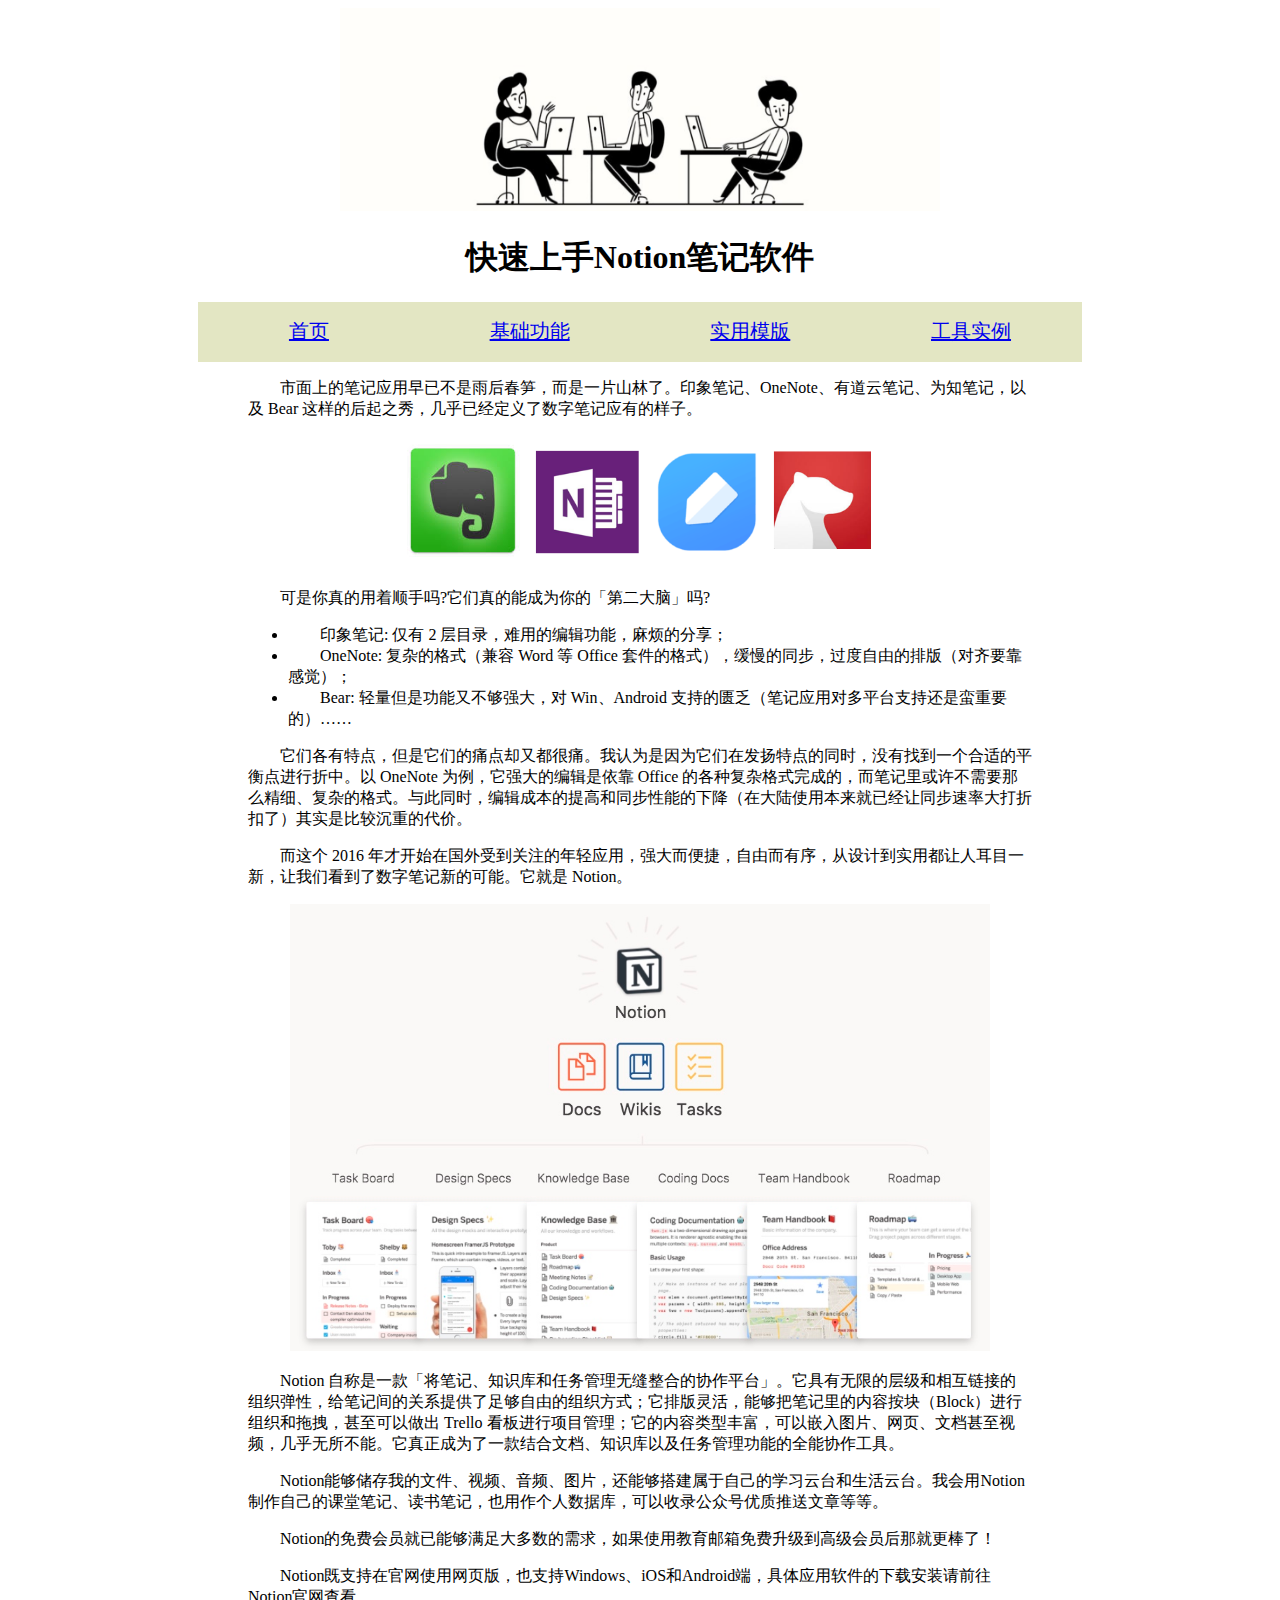
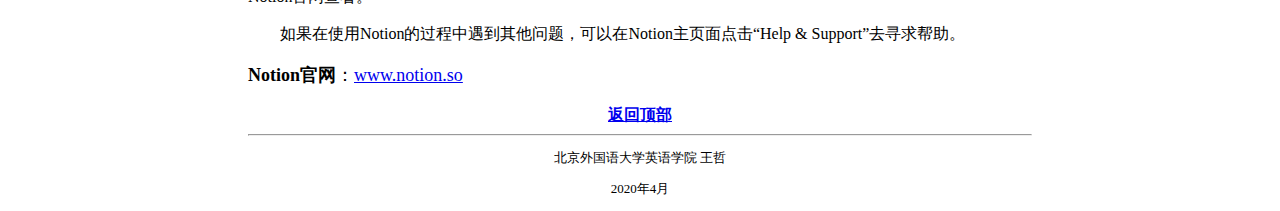
<file: index.html>
<!DOCTYPE HTML>
<html>
    <head>
        <meta charset="UTF-8">
        <link rel="stylesheet" type="text/css" href="style.css">
    </head>
    <body>
        <div style="text-align: center">
            <img src="images/标题图.png" width="600">
        </div>

        <h1 style="text-align:center;">快速上手Notion笔记软件</h1>

        <div style="text-align:center;"> 
            <table>
                <td><a href="index.html">首页</a></td>
                <td><a href="基础功能.html">基础功能</a></td>
                <td><a href="实用模版.html">实用模版</a></td>
                <td><a href="工具实例.html">工具实例</a></td>
            </table>
        </div> 
        
        <div>
            <p style="text-align:left; text-indent:2em; margin-left: 240px; margin-right: 240px;">市面上的笔记应用早已不是雨后春笋，而是一片山林了。印象笔记、OneNote、有道云笔记、为知笔记，以及 Bear 这样的后起之秀，几乎已经定义了数字笔记应有的样子。
            </p>

            <div align="center">
                <img src="images/主页1.png" width="500">
            </div>
            
            <div style="text-align:left; text-indent:2em;margin-left: 240px; margin-right: 240px;">
            <p>可是你真的用着顺手吗?它们真的能成为你的「第二大脑」吗?</p>
            <ul>
                <li>印象笔记: 仅有 2 层目录，难用的编辑功能，麻烦的分享；</li>
                <li>OneNote: 复杂的格式（兼容 Word 等 Office 套件的格式），缓慢的同步，过度自由的排版（对齐要靠感觉）；</li>
                <li>Bear: 轻量但是功能又不够强大，对 Win、Android 支持的匮乏（笔记应用对多平台支持还是蛮重要的）……</li>
            </ul>
            <p>它们各有特点，但是它们的痛点却又都很痛。我认为是因为它们在发扬特点的同时，没有找到一个合适的平衡点进行折中。以 OneNote 为例，它强大的编辑是依靠 Office 的各种复杂格式完成的，而笔记里或许不需要那么精细、复杂的格式。与此同时，编辑成本的提高和同步性能的下降（在大陆使用本来就已经让同步速率大打折扣了）其实是比较沉重的代价。
            </p>
            <p>而这个 2016 年才开始在国外受到关注的年轻应用，强大而便捷，自由而有序，从设计到实用都让人耳目一新，让我们看到了数字笔记新的可能。它就是 Notion。
            </p>
            </div>

            <div align="center">  
                <img src="images/主页2.jpg" width="700">     
            </div>
            
            <div style="text-align:left; text-indent:2em;margin-left: 240px; margin-right: 240px;">
            <p>
            Notion 自称是一款「将笔记、知识库和任务管理无缝整合的协作平台」。它具有无限的层级和相互链接的组织弹性，给笔记间的关系提供了足够自由的组织方式；它排版灵活，能够把笔记里的内容按块（Block）进行组织和拖拽，甚至可以做出 Trello 看板进行项目管理；它的内容类型丰富，可以嵌入图片、网页、文档甚至视频，几乎无所不能。它真正成为了一款结合文档、知识库以及任务管理功能的全能协作工具。
            </p>
            <p>Notion能够储存我的文件、视频、音频、图片，还能够搭建属于自己的学习云台和生活云台。我会用Notion制作自己的课堂笔记、读书笔记，也用作个人数据库，可以收录公众号优质推送文章等等。
            </p>
            <p>Notion的免费会员就已能够满足大多数的需求，如果使用教育邮箱免费升级到高级会员后那就更棒了！
            </p>
            <p>Notion既支持在官网使用网页版，也支持Windows、iOS和Android端，具体应用软件的下载安装请前往Notion官网查看。
            </p>
            <p>如果在使用Notion的过程中遇到其他问题，可以在Notion主页面点击“Help & Support”去寻求帮助。
            </p>
            </div>
            
            <p style="text-align:left; margin-left: 240px; margin-right: 240px; font-size:large">
                <strong>Notion官网</strong>：<a href="http://www.notion.so">www.notion.so</a>
            </p>

            <div align="center">
                <a href="#top" target="_self"><strong>返回顶部</strong></a>
            </div>
        </div>

        <hr/ style="margin-left: 240px; margin-right: 240px">
        <footer>
            <div style="text-align: center; font-size: small;">
                <p>北京外国语大学英语学院 王哲</p>
                <p>2020年4月</p>
            </div>
        </footer>
    </body>
</html>
</file>
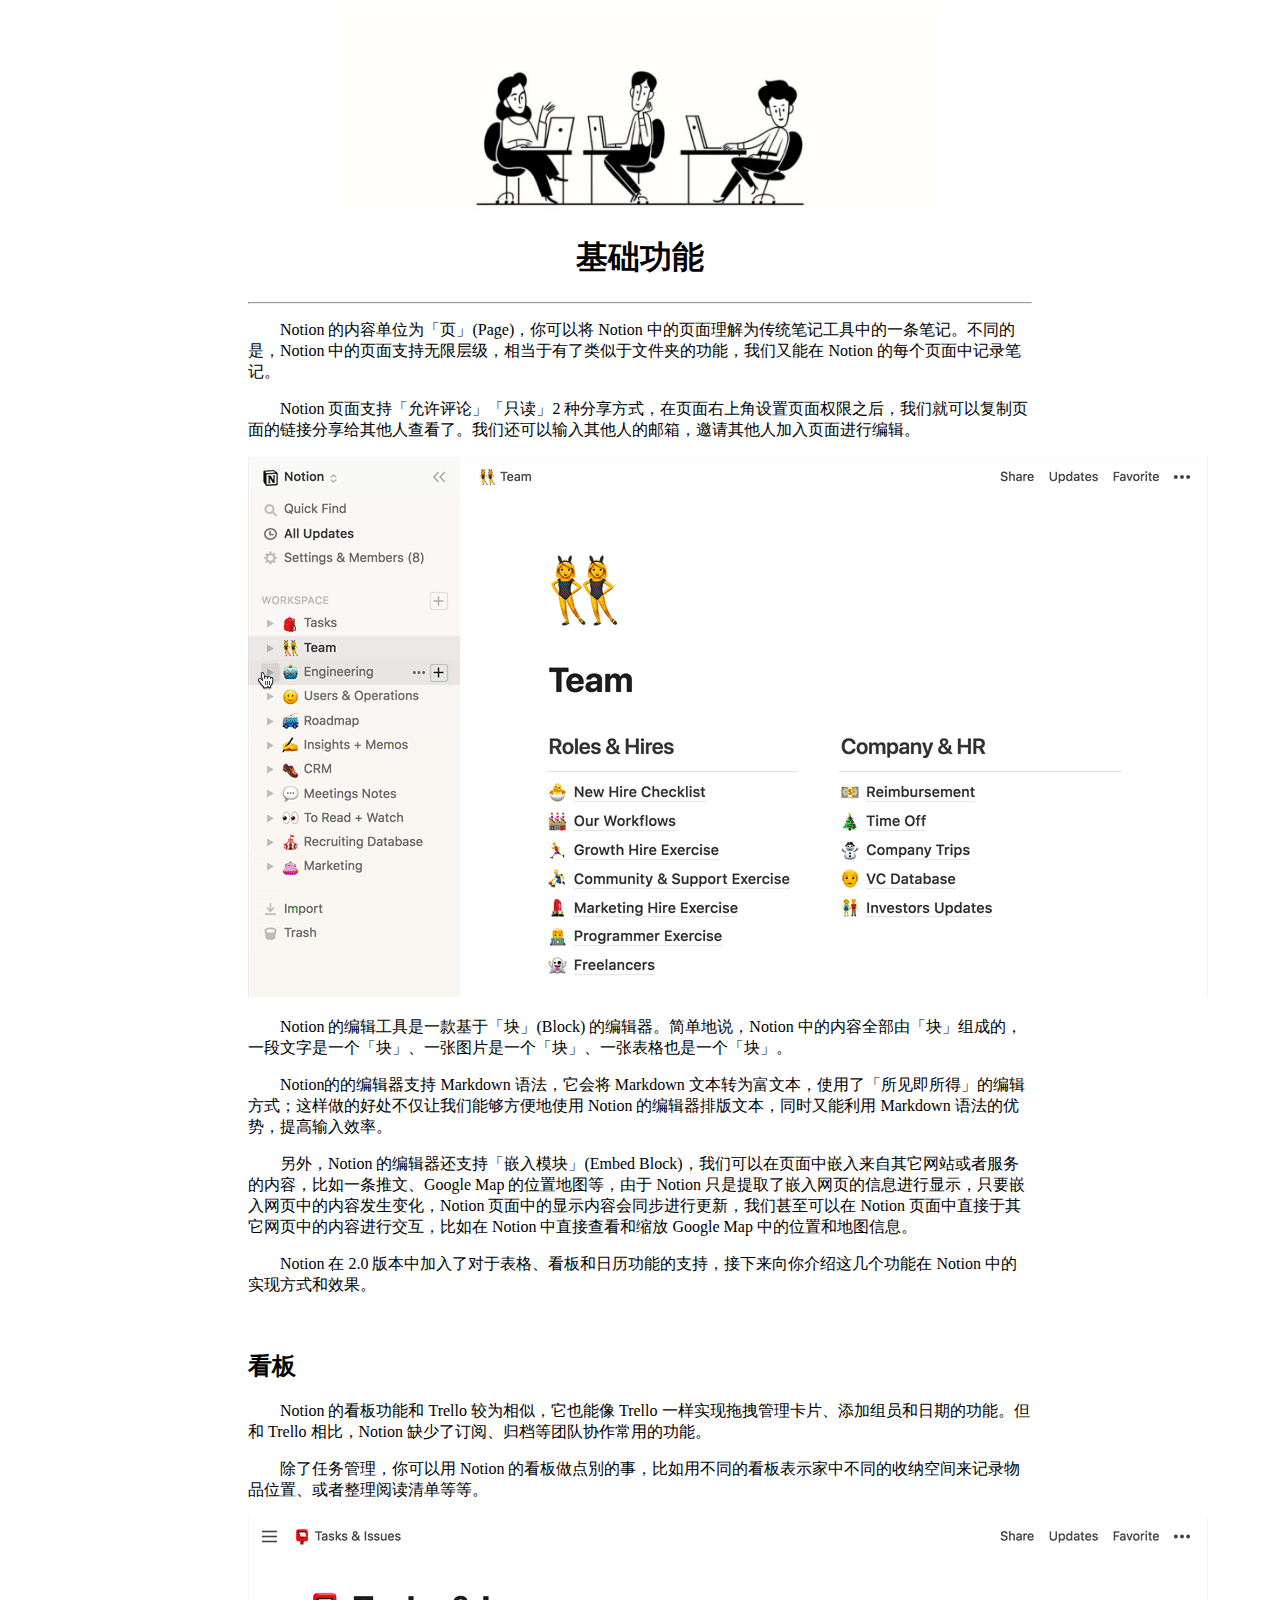
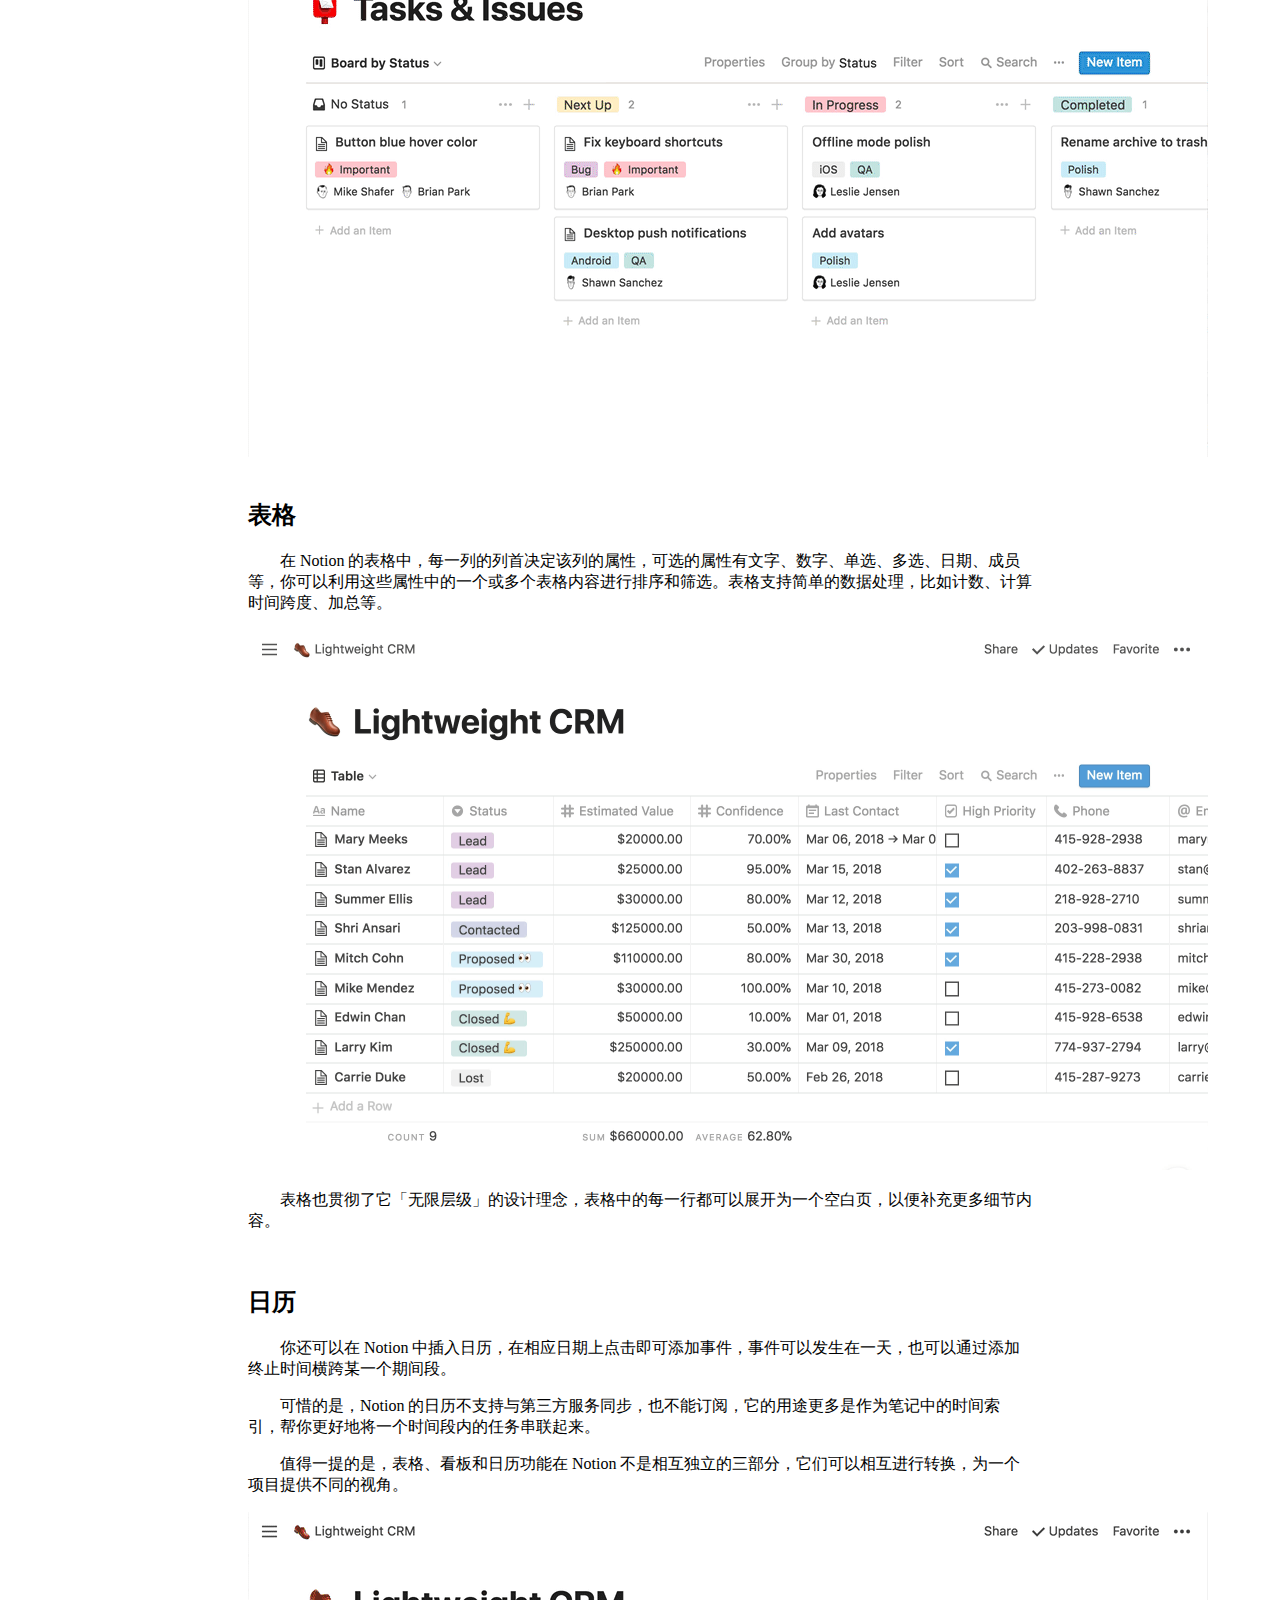
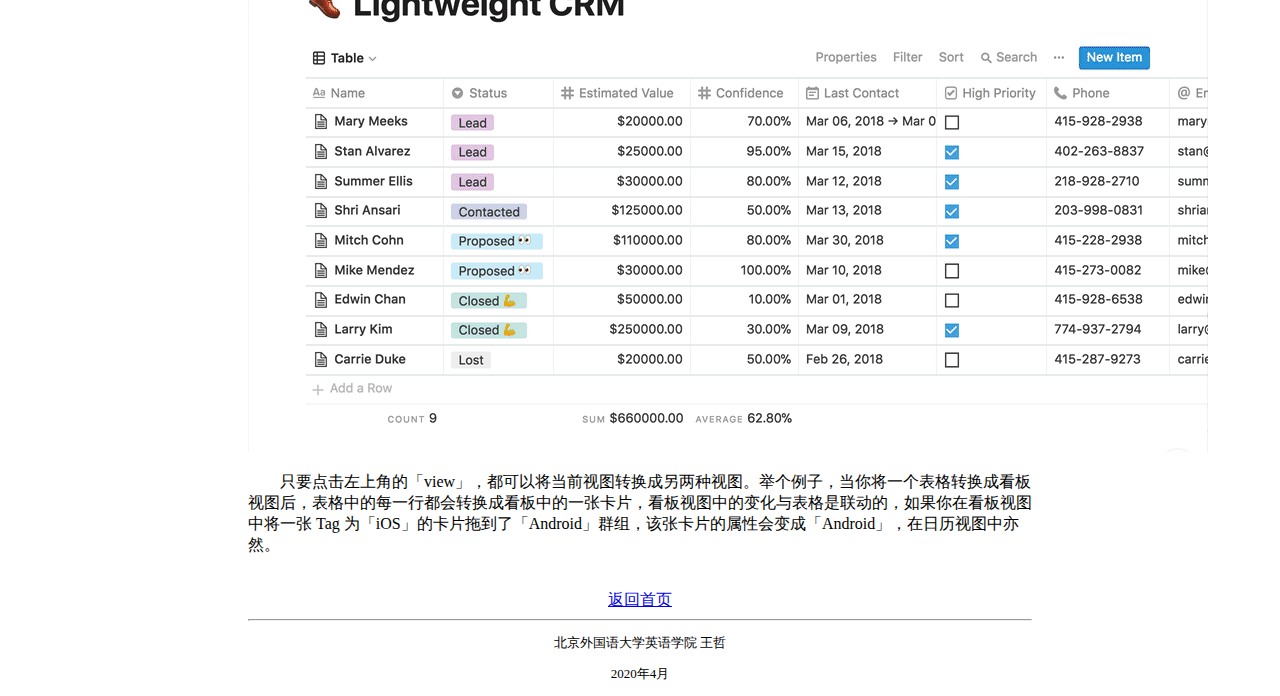
<file: 基础功能.html>
<!DOCTYPE HTML>
<html>
    <head>
        <meta charset="UTF-8">
    </head>
    <body>
        <div style="text-align: center">
            <img src="images/标题图.png" width="600">
        </div>

        <h1 style="text-align:center;">基础功能</h1>
        <hr/ style="margin-left: 240px; margin-right: 240px">    

        <div style="text-align:left; text-indent:2em;margin-left: 240px; margin-right: 240px;">
        <p>Notion 的内容单位为「页」(Page)，你可以将 Notion 中的页面理解为传统笔记工具中的一条笔记。不同的是，Notion 中的页面支持无限层级，相当于有了类似于文件夹的功能，我们又能在 Notion 的每个页面中记录笔记。
        </p>
        <p>Notion 页面支持「允许评论」「只读」2 种分享方式，在页面右上角设置页面权限之后，我们就可以复制页面的链接分享给其他人查看了。我们还可以输入其他人的邮箱，邀请其他人加入页面进行编辑。
        </p>
        <img src="images/基础功能1.gif" width="960">
        <p>Notion 的编辑工具是一款基于「块」(Block) 的编辑器。简单地说，Notion 中的内容全部由「块」组成的，一段文字是一个「块」、一张图片是一个「块」、一张表格也是一个「块」。
        </p>
        <p>Notion的的编辑器支持 Markdown 语法，它会将 Markdown 文本转为富文本，使用了「所见即所得」的编辑方式；这样做的好处不仅让我们能够方便地使用 Notion 的编辑器排版文本，同时又能利用 Markdown 语法的优势，提高输入效率。
        </p> 
        <p>另外，Notion 的编辑器还支持「嵌入模块」(Embed Block)，我们可以在页面中嵌入来自其它网站或者服务的内容，比如一条推文、Google Map 的位置地图等，由于 Notion 只是提取了嵌入网页的信息进行显示，只要嵌入网页中的内容发生变化，Notion 页面中的显示内容会同步进行更新，我们甚至可以在 Notion 页面中直接于其它网页中的内容进行交互，比如在 Notion 中直接查看和缩放 Google Map 中的位置和地图信息。
        </p>
        <p>Notion 在 2.0 版本中加入了对于表格、看板和日历功能的支持，接下来向你介绍这几个功能在 Notion 中的实现方式和效果。
        </p>
        </div>
        <br/>
        
        <h2 style="margin-left: 240px; ">看板</h2>
        <div style="text-align:left; text-indent:2em;margin-left: 240px; margin-right: 240px;">
            <p>Notion 的看板功能和 Trello 较为相似，它也能像 Trello 一样实现拖拽管理卡片、添加组员和日期的功能。但和 Trello 相比，Notion 缺少了订阅、归档等团队协作常用的功能。</p>
            <p>除了任务管理，你可以用 Notion 的看板做点別的事，比如用不同的看板表示家中不同的收纳空间来记录物品位置、或者整理阅读清单等等。</p>
            <img src="images/基础功能2看板.gif" width="960">
        </div>
        <br/>

        <h2 style="margin-left: 240px; ">表格</h2>
        <div style="text-align:left; text-indent:2em;margin-left: 240px; margin-right: 240px;">
            <p>在 Notion 的表格中，每一列的列首决定该列的属性，可选的属性有文字、数字、单选、多选、日期、成员等，你可以利用这些属性中的一个或多个表格内容进行排序和筛选。表格支持简单的数据处理，比如计数、计算时间跨度、加总等。</p>
            <img src="images/基础功能3表格.png" width="960">
            <p>表格也贯彻了它「无限层级」的设计理念，表格中的每一行都可以展开为一个空白页，以便补充更多细节内容。</p>
        </div>
        <br/>
        
        <h2 style="margin-left: 240px; ">日历</h2>
        <div style="text-align:left; text-indent:2em;margin-left: 240px; margin-right: 240px;">
            <p>你还可以在 Notion 中插入日历，在相应日期上点击即可添加事件，事件可以发生在一天，也可以通过添加终止时间横跨某一个期间段。</p>
            <p>可惜的是，Notion 的日历不支持与第三方服务同步，也不能订阅，它的用途更多是作为笔记中的时间索引，帮你更好地将一个时间段内的任务串联起来。</p>
            <p>值得一提的是，表格、看板和日历功能在 Notion 不是相互独立的三部分，它们可以相互进行转换，为一个项目提供不同的视角。</p>
            <img src="images/基础功能4日历.gif" width="960">
            <p>只要点击左上角的「view」，都可以将当前视图转换成另两种视图。举个例子，当你将一个表格转换成看板视图后，表格中的每一行都会转换成看板中的一张卡片，看板视图中的变化与表格是联动的，如果你在看板视图中将一张 Tag 为「iOS」的卡片拖到了「Android」群组，该张卡片的属性会变成「Android」，在日历视图中亦然。</p>
        </div>
        <br/>
        
        <div style="text-align: center">
            <a href="index.html">返回首页</a>
        </div>

    <hr/ style="margin-left: 240px; margin-right: 240px">    
        <footer>
            <div style="text-align: center; font-size: small;">
                <p>北京外国语大学英语学院 王哲</p>
                <p>2020年4月</p>
            </div>
        </footer>
    </body>
</html>
</file>
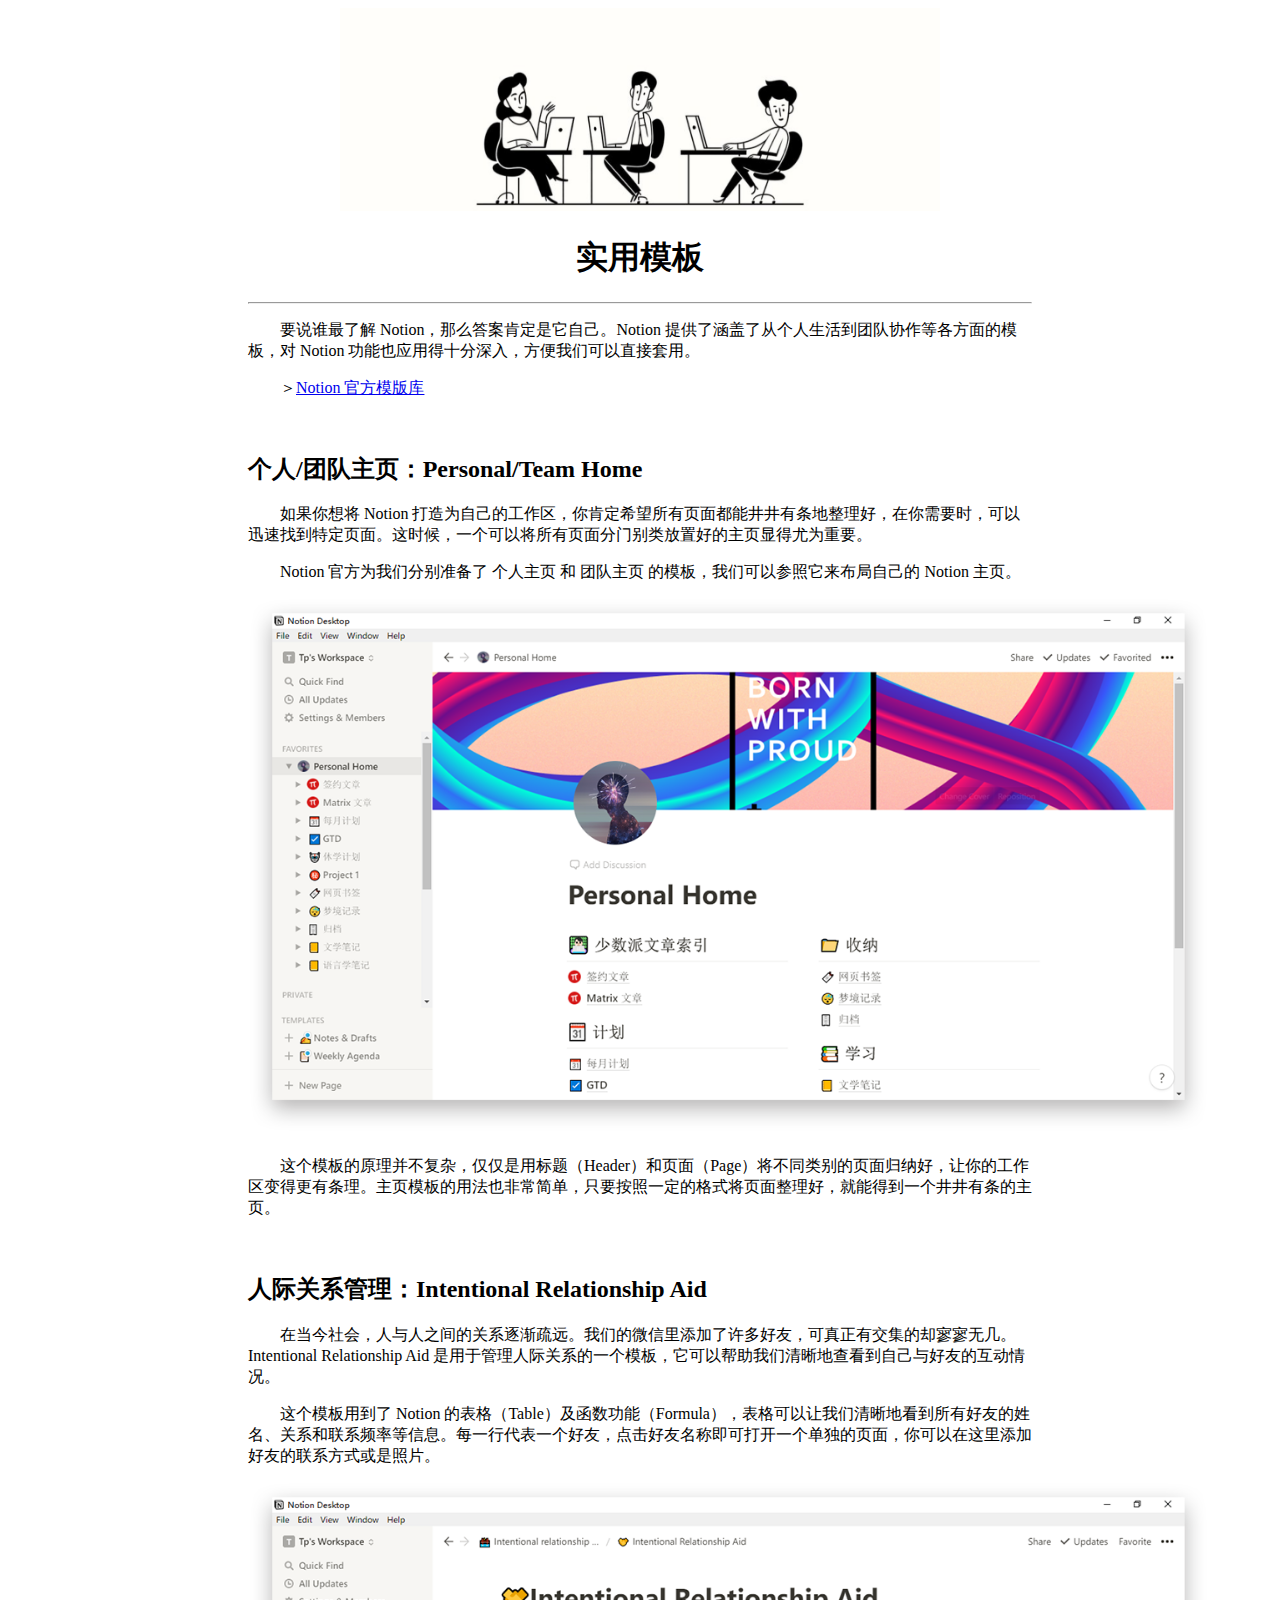
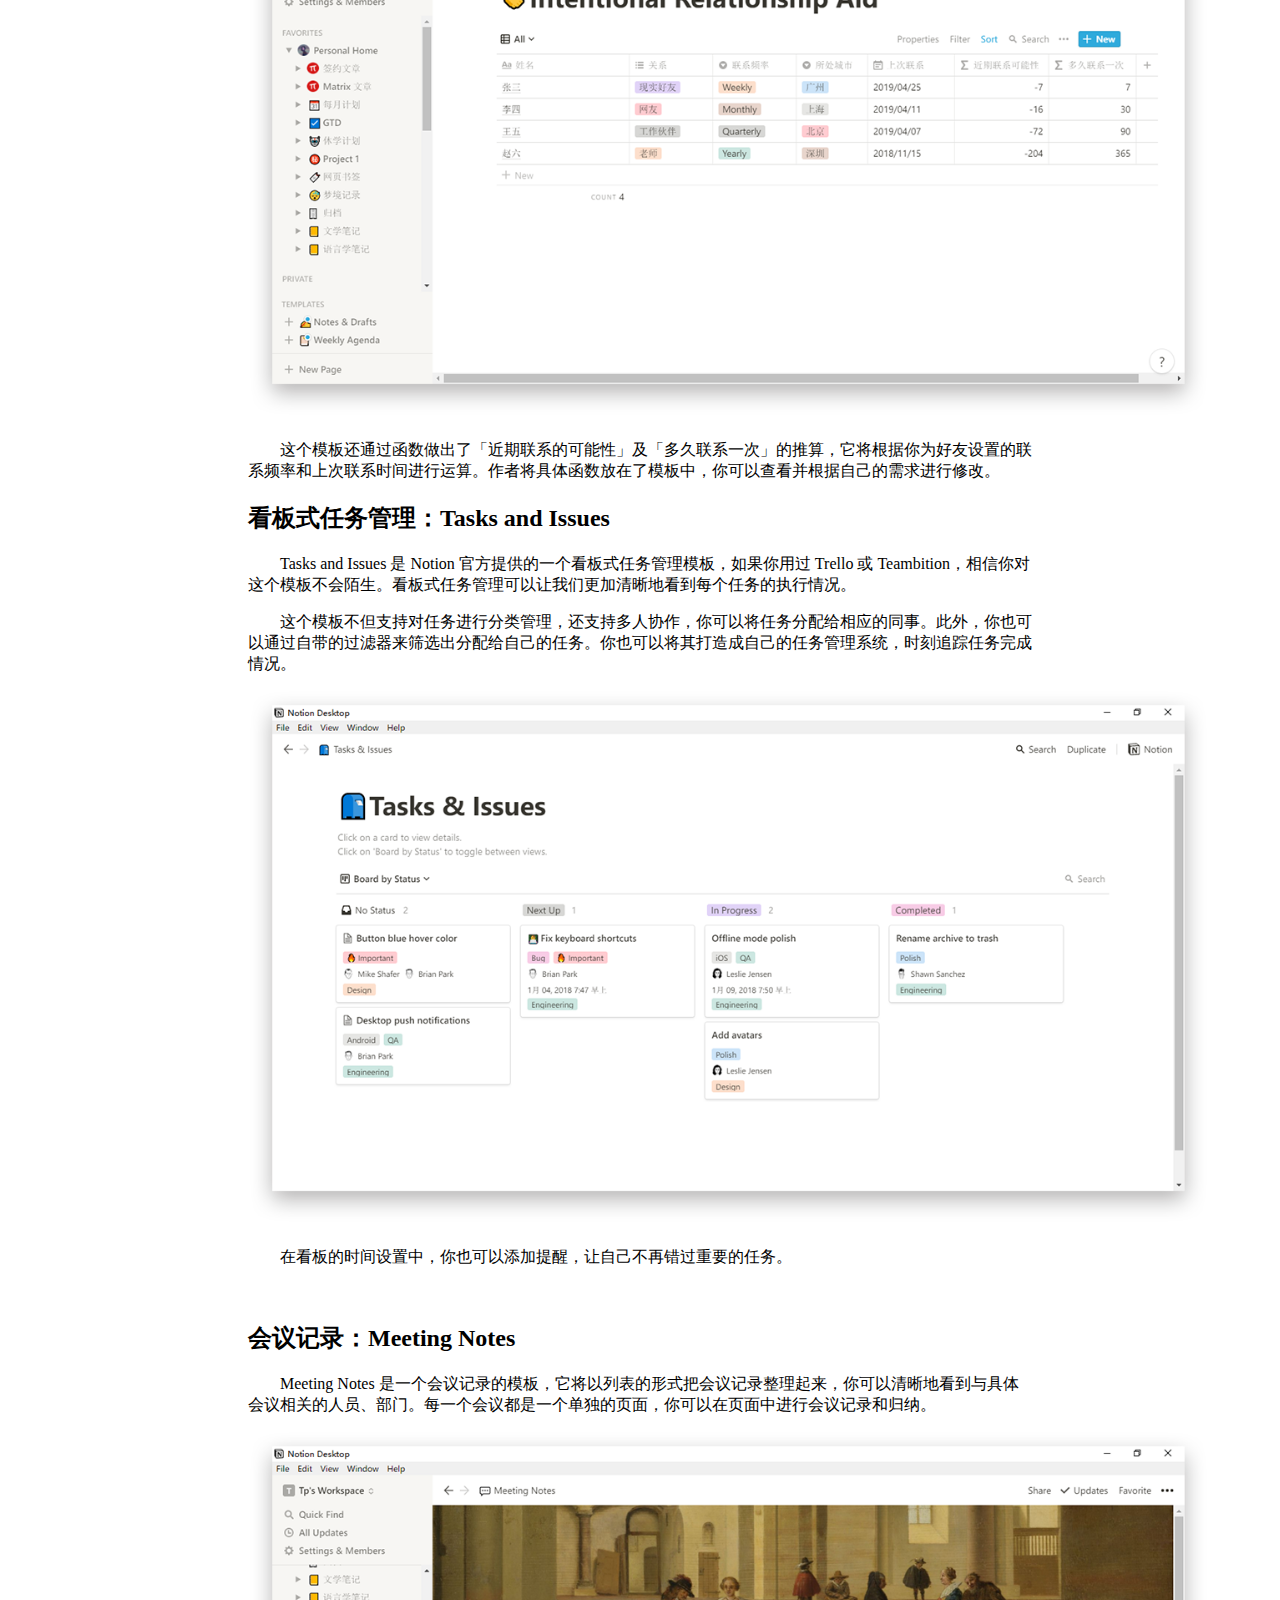
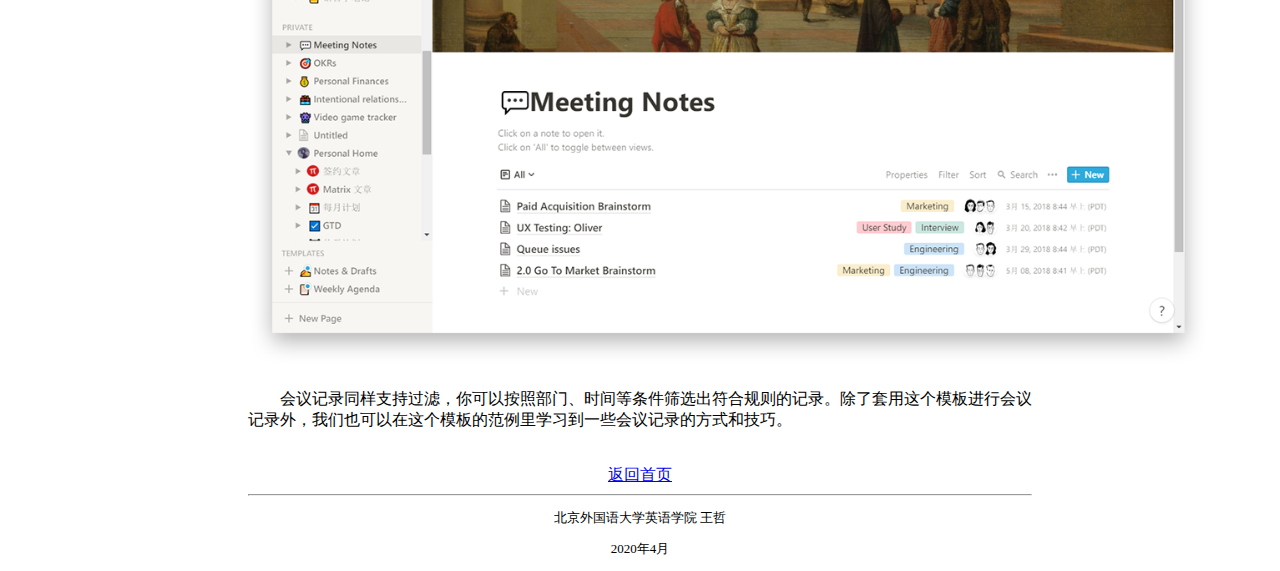
<file: 实用模版.html>
<!DOCTYPE HTML>
<html>
    <head>
        <meta charset="UTF-8">
    </head>
    <body>
        <div style="text-align: center">
            <img src="images/标题图.png" width="600">
        </div>

        <h1 style="text-align:center;">实用模板</h1>
        <hr/ style="margin-left: 240px; margin-right: 240px">    

        <div style="text-align:left; text-indent:2em;margin-left: 240px; margin-right: 240px;">
            <p>要说谁最了解 Notion，那么答案肯定是它自己。Notion 提供了涵盖了从个人生活到团队协作等各方面的模板，对 Notion 功能也应用得十分深入，方便我们可以直接套用。</p>
            <p>＞<a href="https://www.notion.so/Notion-Template-Gallery-181e961aeb5c4ee6915307c0dfd5156d">Notion 官方模版库</a></p>
        </div>
        <br/>

        <h2 style="margin-left: 240px; ">个人/团队主页：Personal/Team Home</h2>
        <div style="text-align:left; text-indent:2em;margin-left: 240px; margin-right: 240px;">
            <p>如果你想将 Notion 打造为自己的工作区，你肯定希望所有页面都能井井有条地整理好，在你需要时，可以迅速找到特定页面。这时候，一个可以将所有页面分门别类放置好的主页显得尤为重要。</p>
            <p>Notion 官方为我们分别准备了 个人主页 和 团队主页 的模板，我们可以参照它来布局自己的 Notion 主页。</p>
            <img src="images/实用模板1个人主页.png" width="960">
            <p>这个模板的原理并不复杂，仅仅是用标题（Header）和页面（Page）将不同类别的页面归纳好，让你的工作区变得更有条理。主页模板的用法也非常简单，只要按照一定的格式将页面整理好，就能得到一个井井有条的主页。</p>
        </div>
        <br/>

        <h2 style="margin-left: 240px; ">人际关系管理：Intentional Relationship Aid</h2>
        <div style="text-align:left; text-indent:2em;margin-left: 240px; margin-right: 240px;">
            <p>在当今社会，人与人之间的关系逐渐疏远。我们的微信里添加了许多好友，可真正有交集的却寥寥无几。Intentional Relationship Aid 是用于管理人际关系的一个模板，它可以帮助我们清晰地查看到自己与好友的互动情况。</p>
            <p>这个模板用到了 Notion 的表格（Table）及函数功能（Formula），表格可以让我们清晰地看到所有好友的姓名、关系和联系频率等信息。每一行代表一个好友，点击好友名称即可打开一个单独的页面，你可以在这里添加好友的联系方式或是照片。</p>
            <img src="images/实用模板2人际关系管理.png" width="960">
            <p>这个模板还通过函数做出了「近期联系的可能性」及「多久联系一次」的推算，它将根据你为好友设置的联系频率和上次联系时间进行运算。作者将具体函数放在了模板中，你可以查看并根据自己的需求进行修改。</p>
        </div>

        <h2 style="margin-left: 240px; ">看板式任务管理：Tasks and Issues</h2>
        <div style="text-align:left; text-indent:2em;margin-left: 240px; margin-right: 240px;">
            <p>Tasks and Issues 是 Notion 官方提供的一个看板式任务管理模板，如果你用过 Trello 或 Teambition，相信你对这个模板不会陌生。看板式任务管理可以让我们更加清晰地看到每个任务的执行情况。</p>
            <p>这个模板不但支持对任务进行分类管理，还支持多人协作，你可以将任务分配给相应的同事。此外，你也可以通过自带的过滤器来筛选出分配给自己的任务。你也可以将其打造成自己的任务管理系统，时刻追踪任务完成情况。</p>
            <img src="images/实用模板3看板式任务管理.png" width="960">
            <p>在看板的时间设置中，你也可以添加提醒，让自己不再错过重要的任务。</p>
        </div>
        <br/>

        <h2 style="margin-left: 240px; ">会议记录：Meeting Notes</h2>
        <div style="text-align:left; text-indent:2em;margin-left: 240px; margin-right: 240px;">
            <p>Meeting Notes 是一个会议记录的模板，它将以列表的形式把会议记录整理起来，你可以清晰地看到与具体会议相关的人员、部门。每一个会议都是一个单独的页面，你可以在页面中进行会议记录和归纳。</p>
            <img src="images/实用模板4会议记录.png" width="960">
            <p>会议记录同样支持过滤，你可以按照部门、时间等条件筛选出符合规则的记录。除了套用这个模板进行会议记录外，我们也可以在这个模板的范例里学习到一些会议记录的方式和技巧。</p>
        </div>
        <br/>

        <div style="text-align: center">
            <a href="index.html">返回首页</a>
        </div>
        
    <hr/ style="margin-left: 240px; margin-right: 240px">
        <footer>
            <div style="text-align: center; font-size: small;">
                <p>北京外国语大学英语学院 王哲</p>
                <p>2020年4月</p>
            </div>
        </footer>
    </body>
</html>
</file>
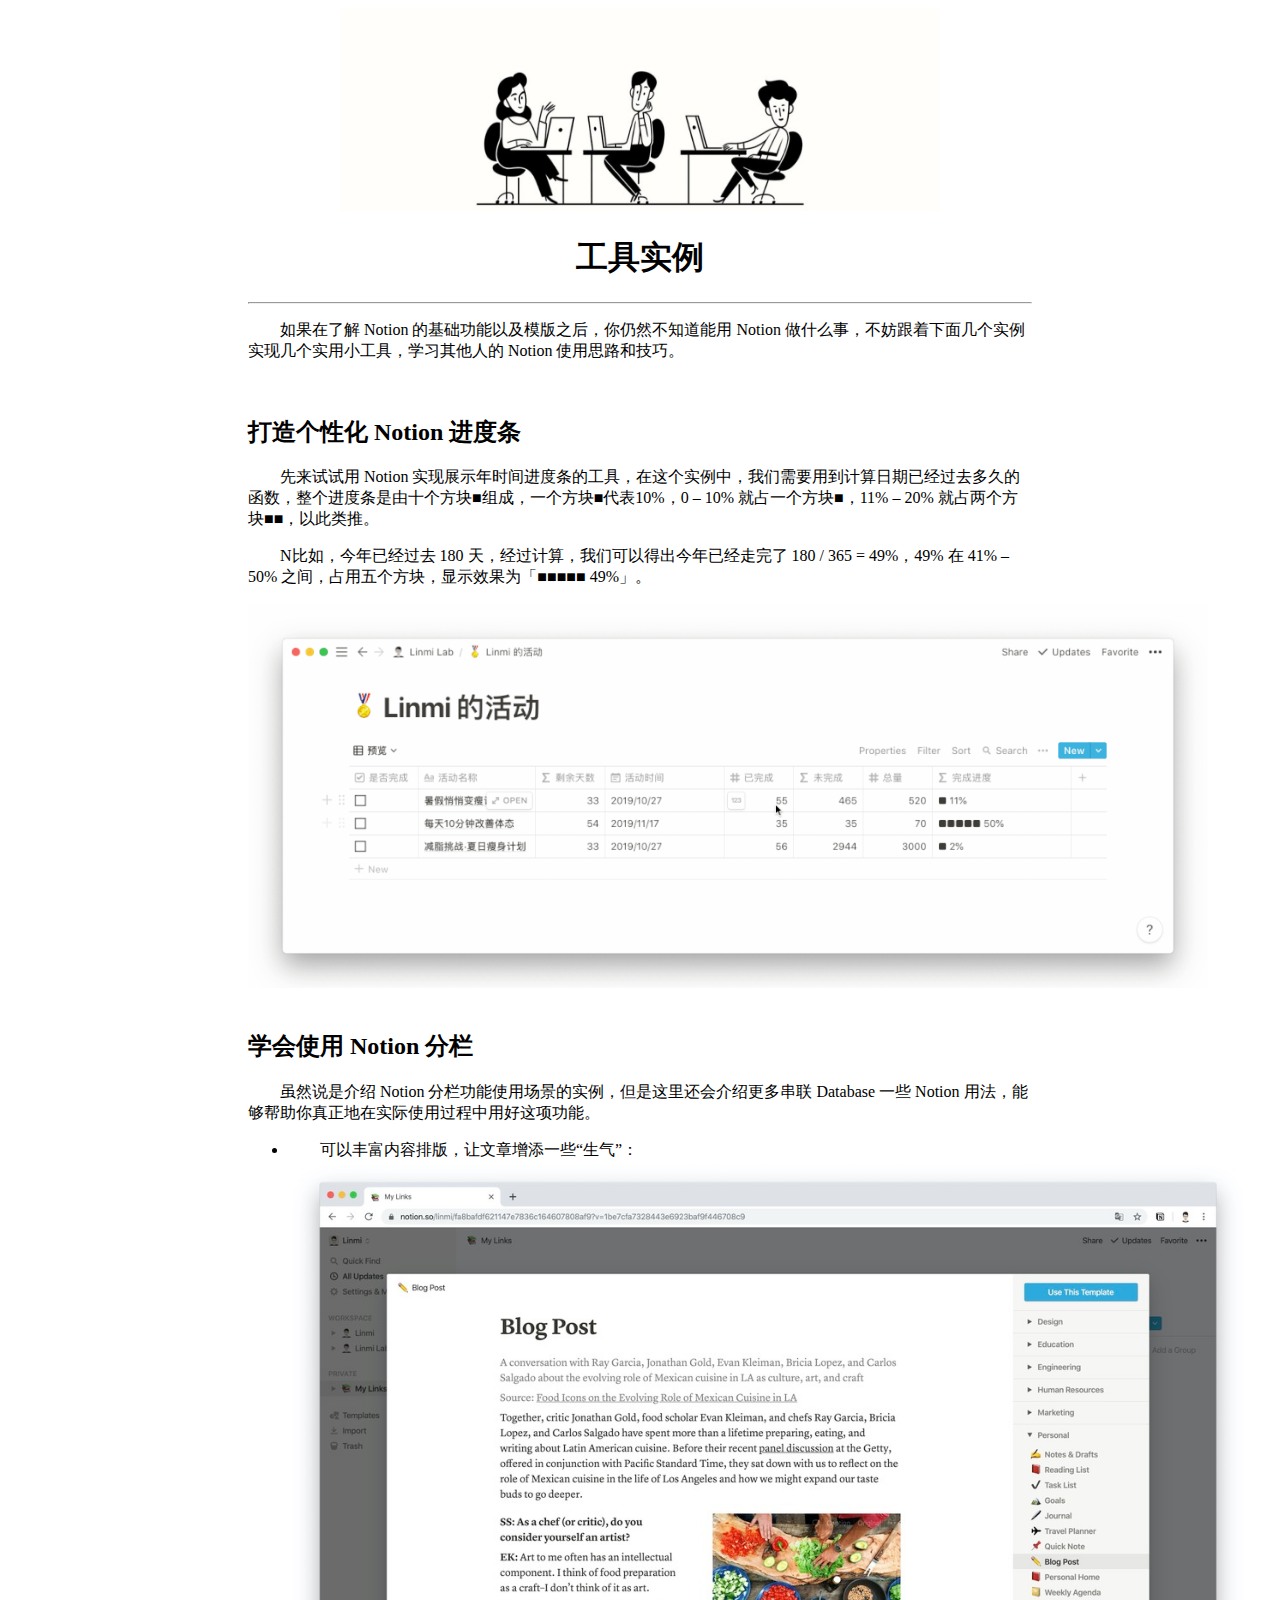
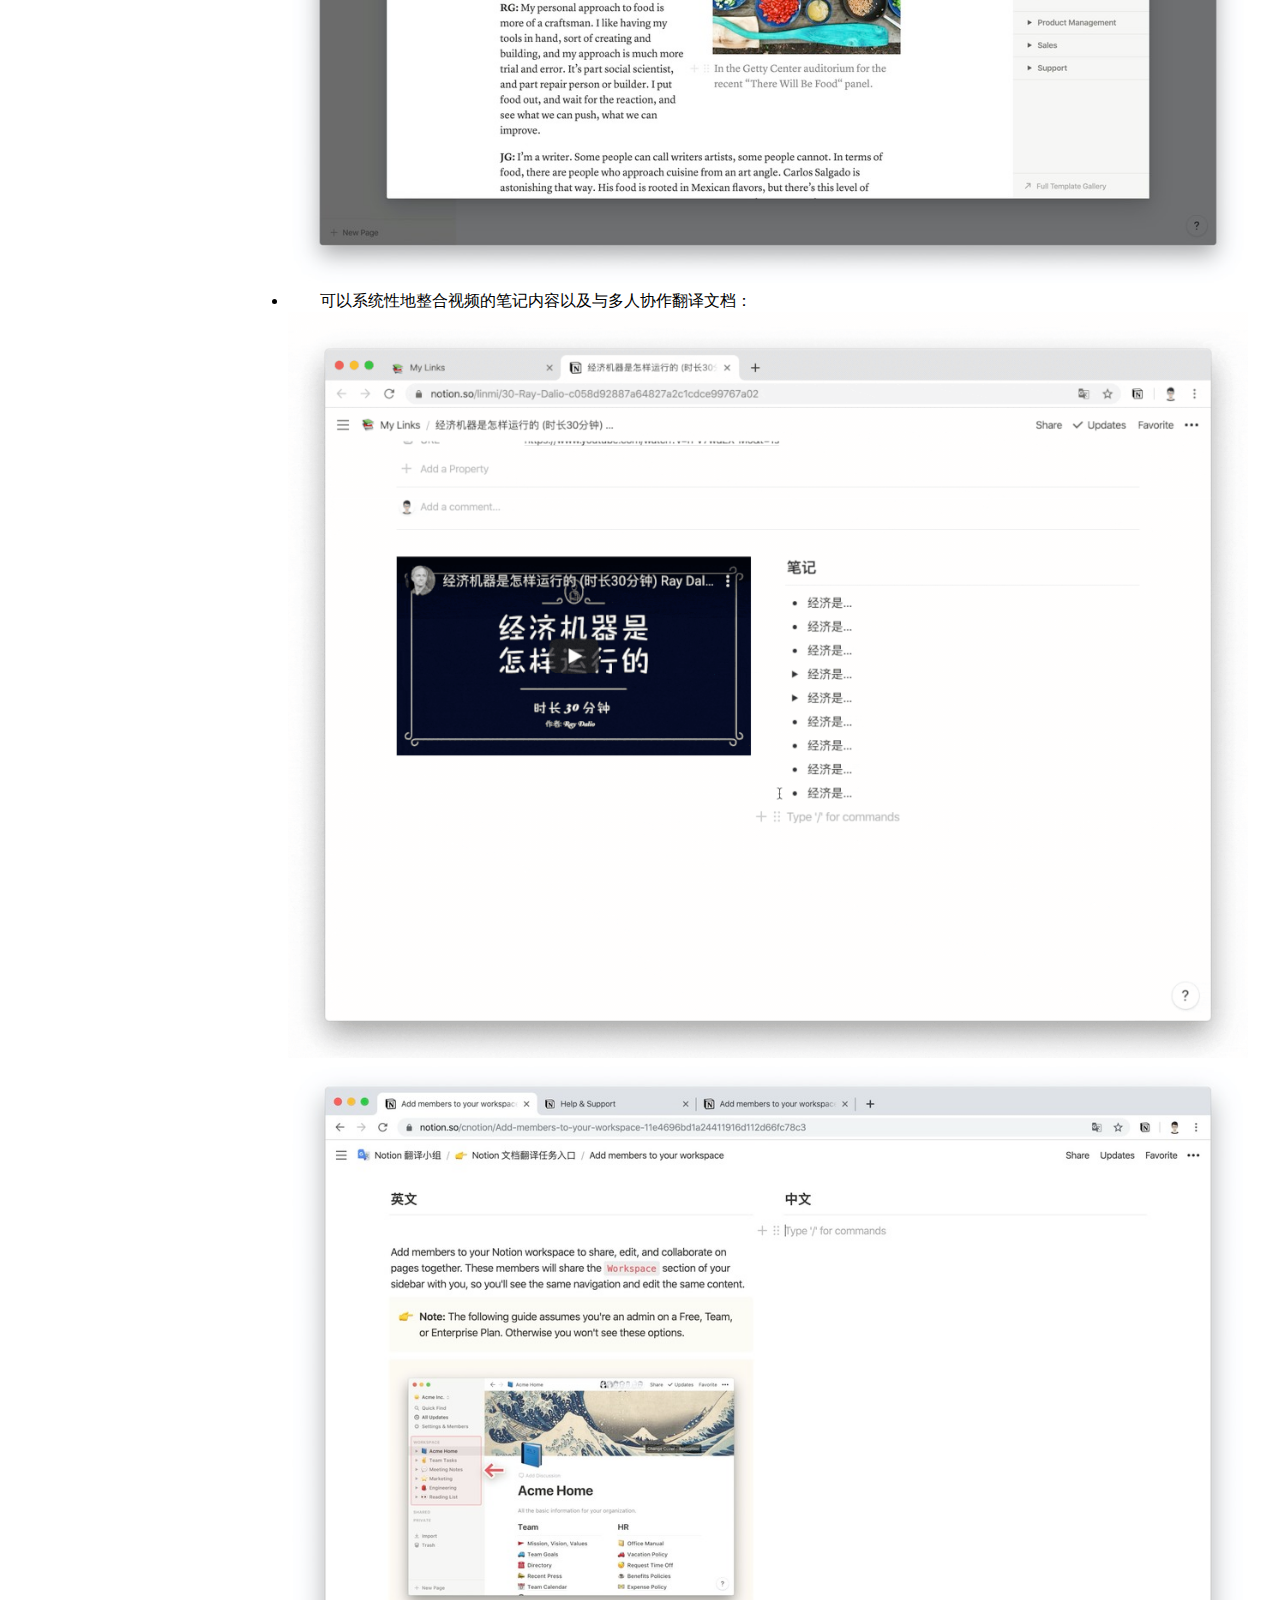
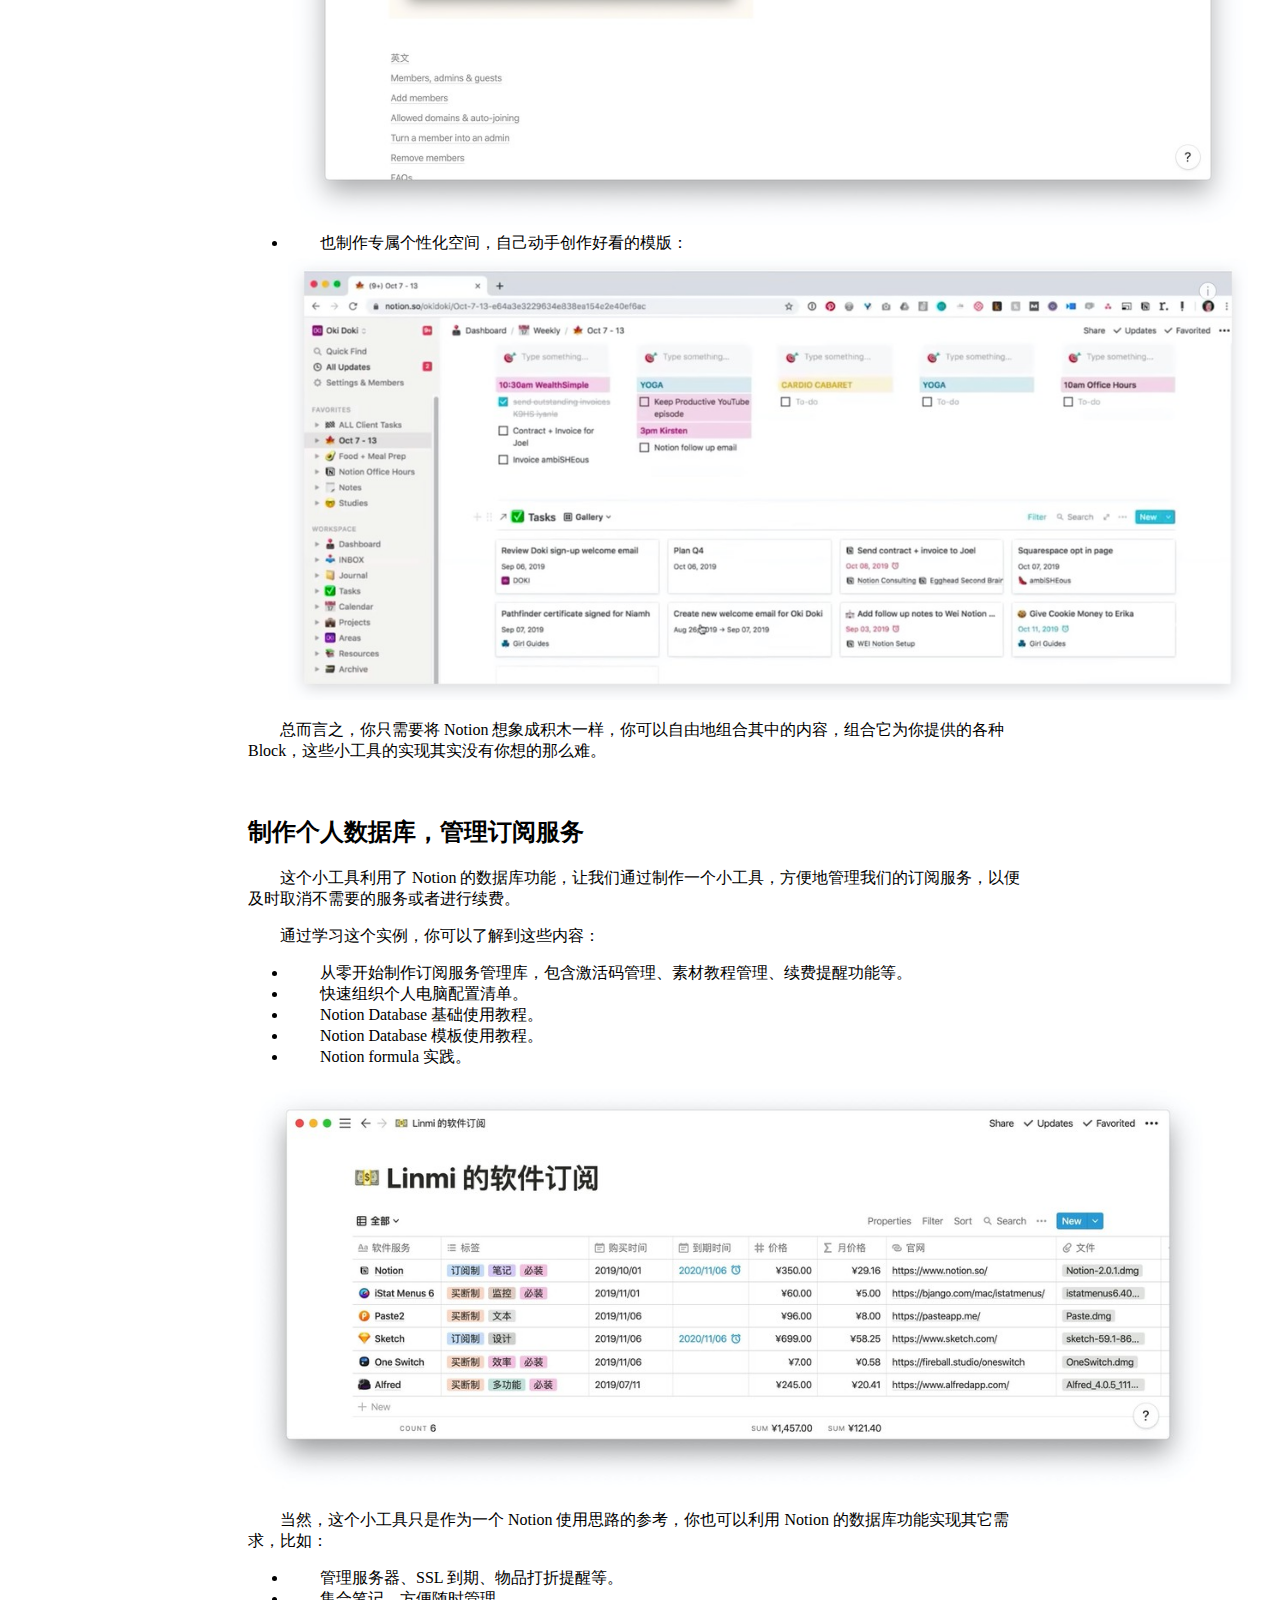
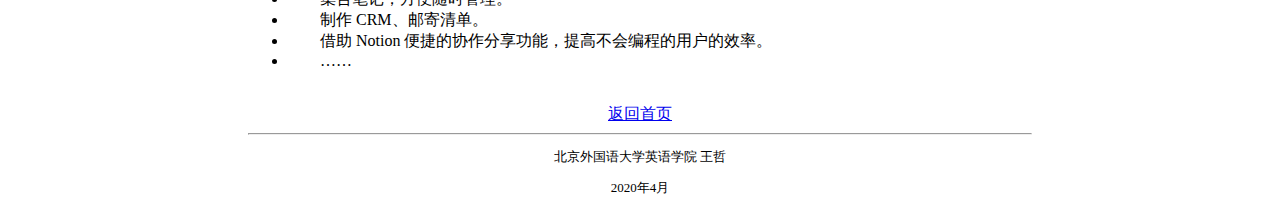
<file: 工具实例.html>
<!DOCTYPE HTML>
<html>
    <head>
        <meta charset="UTF-8">
    </head>
    <body>
        <div style="text-align: center">
            <img src="images/标题图.png" width="600">
        </div>

        <h1 style="text-align:center;">工具实例</h1>
        <hr/ style="margin-left: 240px; margin-right: 240px">    
        
        <div style="text-align:left; text-indent:2em;margin-left: 240px; margin-right: 240px;">
            <p>如果在了解 Notion 的基础功能以及模版之后，你仍然不知道能用 Notion 做什么事，不妨跟着下面几个实例实现几个实用小工具，学习其他人的 Notion 使用思路和技巧。</p>
        </div>
        <br/>
        
        <h2 style="margin-left: 240px; ">打造个性化 Notion 进度条</h2>
        <div style="text-align:left; text-indent:2em;margin-left: 240px; margin-right: 240px;">
            <p>先来试试用 Notion 实现展示年时间进度条的工具，在这个实例中，我们需要用到计算日期已经过去多久的函数，整个进度条是由十个方块■组成，一个方块■代表10%，0 – 10% 就占一个方块■，11% – 20% 就占两个方块■■，以此类推。</p>
            <p>N比如，今年已经过去 180 天，经过计算，我们可以得出今年已经走完了 180 / 365 = 49%，49% 在 41% – 50% 之间，占用五个方块，显示效果为「■■■■■ 49%」。</p>
            <img src="images/工具实例1进度条.gif" width="960">
        </div>
        <br/>

        <h2 style="margin-left: 240px; ">学会使用 Notion 分栏</h2>
        <div style="text-align:left; text-indent:2em;margin-left: 240px; margin-right: 240px;">
            <p>虽然说是介绍 Notion 分栏功能使用场景的实例，但是这里还会介绍更多串联 Database 一些 Notion 用法，能够帮助你真正地在实际使用过程中用好这项功能。</p>
            <ul>
                <li>可以丰富内容排版，让文章增添一些“生气”：</li>
                <img src="images/工具实例2分栏1.jpg" width="960">
                <li>可以系统性地整合视频的笔记内容以及与多人协作翻译文档：</li>
                <img src="images/工具实例2分栏2.gif" width="960">
                <img src="images/工具实例2分栏3.jpg" width="960">
                <li>也制作专属个性化空间，自己动手创作好看的模版：</li>
                <img src="images/工具实例2分栏4.jpg" width="960">
            </ul>
            <p>总而言之，你只需要将 Notion 想象成积木一样，你可以自由地组合其中的内容，组合它为你提供的各种 Block，这些小工具的实现其实没有你想的那么难。</p>
        </div>
        <br/>

        <h2 style="margin-left: 240px; ">制作个人数据库，管理订阅服务</h2>
        <div style="text-align:left; text-indent:2em;margin-left: 240px; margin-right: 240px;">
            <p>这个小工具利用了 Notion 的数据库功能，让我们通过制作一个小工具，方便地管理我们的订阅服务，以便及时取消不需要的服务或者进行续费。</p>
            <p>通过学习这个实例，你可以了解到这些内容：</p>
            <ul>
                <li>从零开始制作订阅服务管理库，包含激活码管理、素材教程管理、续费提醒功能等。</li>
                <li>快速组织个人电脑配置清单。</li>
                <li>Notion Database 基础使用教程。</li>
                <li>Notion Database 模板使用教程。</li>
                <li>Notion formula 实践。</li>
            </ul>
            <img src="images/工具实例3数据库1.jpg" width="960">
            <p>当然，这个小工具只是作为一个 Notion 使用思路的参考，你也可以利用 Notion 的数据库功能实现其它需求，比如：</p>
            <ul>
                <li>管理服务器、SSL 到期、物品打折提醒等。</li>
                <li>集合笔记，方便随时管理。</li>
                <li>制作 CRM、邮寄清单。</li>
                <li>借助 Notion 便捷的协作分享功能，提高不会编程的用户的效率。</li>
                <li>……</li>
            </ul>
        </div>
        <br/>

        <div style="text-align: center">
            <a href="index.html">返回首页</a>
        </div>
    
    <hr/ style="margin-left: 240px; margin-right: 240px">
        <footer>
            <div style="text-align: center; font-size: small;">
                <p>北京外国语大学英语学院 王哲</p>
                <p>2020年4月</p>
            </div>
        </footer>
    </body>
</file>
<file: style.css>
table {
  margin: 0 auto;
  width: 70%;
  height:60px;
  background-color: rgba(227,230,195);
  text-align: center;
  }
td {
  text-align:center;
  width: 25%;
  font-size: 20px;
  }
</file>
